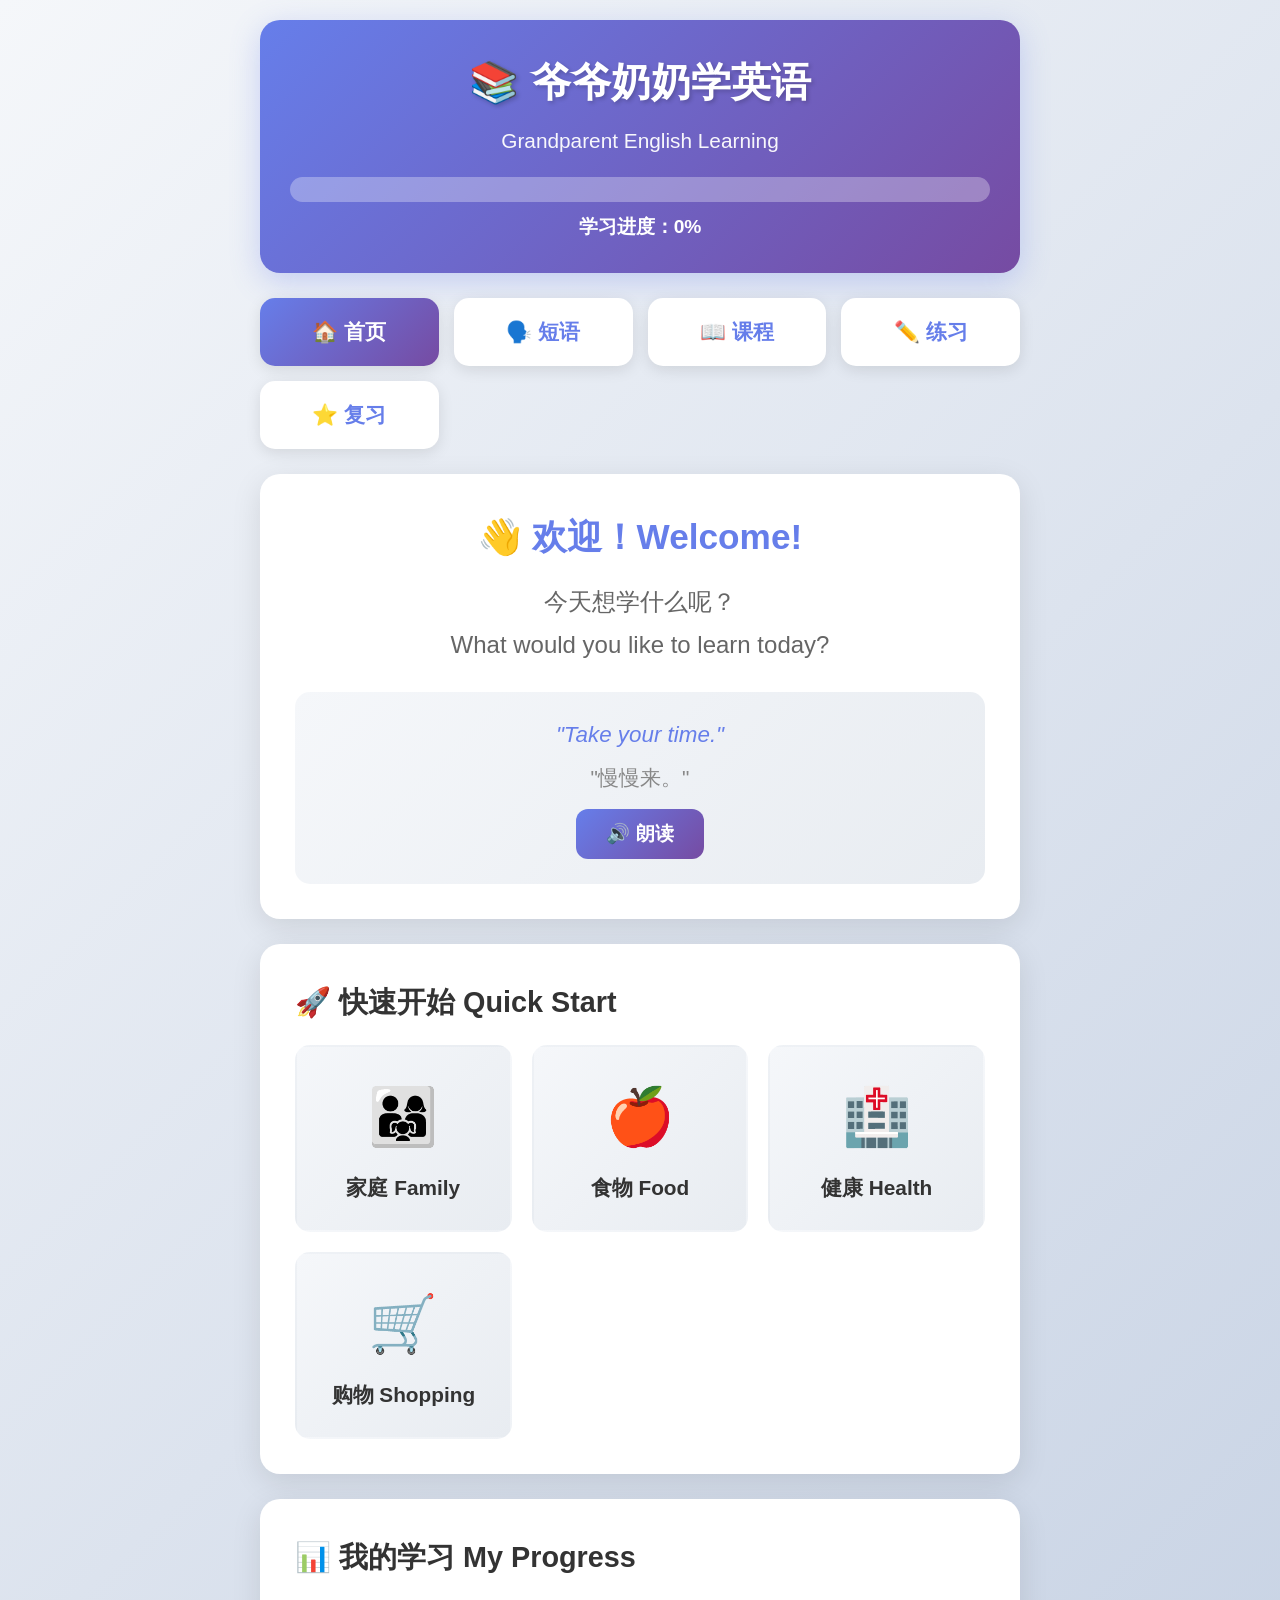
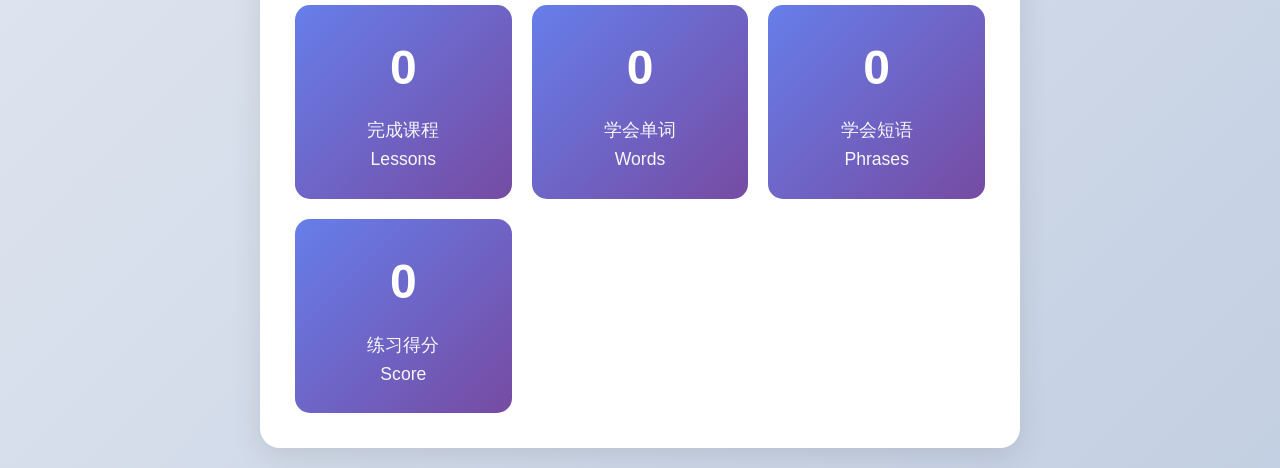
<file: index.html>
<!DOCTYPE html>
<html lang="zh-CN">
<head>
    <meta charset="UTF-8">
    <meta name="viewport" content="width=device-width, initial-scale=1.0">
    <title>爷爷奶奶学英语 - Grandparent English Learning</title>
    <link rel="stylesheet" href="styles.css">
</head>
<body>
    <div class="app-container">
        <!-- Header -->
        <header class="header">
            <h1>📚 爷爷奶奶学英语</h1>
            <p class="subtitle">Grandparent English Learning</p>
            <div class="progress-bar">
                <div class="progress-fill" id="progressFill"></div>
            </div>
            <p class="progress-text">学习进度：<span id="progressText">0%</span></p>
        </header>

        <!-- Navigation -->
        <nav class="nav">
            <button class="nav-btn active" onclick="showSection('home')">🏠 首页</button>
            <button class="nav-btn" onclick="showSection('phrases')">🗣️ 短语</button>
            <button class="nav-btn" onclick="showSection('lessons')">📖 课程</button>
            <button class="nav-btn" onclick="showSection('practice')">✏️ 练习</button>
            <button class="nav-btn" onclick="showSection('review')">⭐ 复习</button>
        </nav>

        <!-- Home Section -->
        <section id="home" class="section active">
            <div class="welcome-card">
                <h2>👋 欢迎！Welcome!</h2>
                <p class="welcome-text">今天想学什么呢？<br>What would you like to learn today?</p>
                <div class="daily-quote">
                    <p class="quote-text" id="dailyQuote">"Every day is a new beginning."</p>
                    <p class="quote-chinese">"每一天都是新的开始"</p>
                    <button class="speak-btn" onclick="speakQuote()">🔊 朗读</button>
                </div>
            </div>

            <div class="quick-start">
                <h3>🚀 快速开始 Quick Start</h3>
                <div class="quick-cards">
                    <div class="quick-card" onclick="startLesson(0)">
                        <span class="quick-emoji">👨‍👩‍👧</span>
                        <span class="quick-title">家庭 Family</span>
                    </div>
                    <div class="quick-card" onclick="startLesson(1)">
                        <span class="quick-emoji">🍎</span>
                        <span class="quick-title">食物 Food</span>
                    </div>
                    <div class="quick-card" onclick="startLesson(2)">
                        <span class="quick-emoji">🏥</span>
                        <span class="quick-title">健康 Health</span>
                    </div>
                    <div class="quick-card" onclick="startLesson(3)">
                        <span class="quick-emoji">🛒</span>
                        <span class="quick-title">购物 Shopping</span>
                    </div>
                </div>
            </div>

            <div class="stats-card">
                <h3>📊 我的学习 My Progress</h3>
                <div class="stats-grid">
                    <div class="stat-item">
                        <span class="stat-number" id="lessonsCompleted">0</span>
                        <span class="stat-label">完成课程<br>Lessons</span>
                    </div>
                    <div class="stat-item">
                        <span class="stat-number" id="wordsLearned">0</span>
                        <span class="stat-label">学会单词<br>Words</span>
                    </div>
                    <div class="stat-item">
                        <span class="stat-number" id="phrasesLearned">0</span>
                        <span class="stat-label">学会短语<br>Phrases</span>
                    </div>
                    <div class="stat-item">
                        <span class="stat-number" id="practiceScore">0</span>
                        <span class="stat-label">练习得分<br>Score</span>
                    </div>
                </div>
            </div>
        </section>

        <!-- Phrases Section -->
        <section id="phrases" class="section">
            <h2>🗣️ 100 常用短语 100 Common Phrases</h2>
            <div class="phrases-intro">
                <p>每天学习 10 分钟，轻松掌握 100 个常用英语短语<br>Learn 10 minutes a day, master 100 common English phrases</p>
            </div>
            
            <!-- Category Filter -->
            <div class="category-filter">
                <button class="filter-btn active" onclick="filterPhrases('all')">全部 All</button>
                <button class="filter-btn" onclick="filterPhrases('问候')">问候</button>
                <button class="filter-btn" onclick="filterPhrases('自我介绍')">自我介绍</button>
                <button class="filter-btn" onclick="filterPhrases('日常生活')">日常生活</button>
                <button class="filter-btn" onclick="filterPhrases('购物')">购物</button>
                <button class="filter-btn" onclick="filterPhrases('健康')">健康</button>
                <button class="filter-btn" onclick="filterPhrases('问路')">问路</button>
                <button class="filter-btn" onclick="filterPhrases('紧急')">紧急</button>
                <button class="filter-btn" onclick="filterPhrases('礼貌用语')">礼貌用语</button>
            </div>
            
            <!-- Audio Learning Mode -->
            <div class="audio-mode-card">
                <h3>🎧 跟读学习模式 Listen & Repeat Mode</h3>
                <p class="audio-mode-desc">
                    每个短语学习 10 分钟：<br>
                    中文 → 英文 → 英文 → 重复 10 分钟<br>
                    Each phrase for 10 minutes:<br>
                    Chinese → English → English → Repeat for 10 minutes
                </p>
                <div class="audio-controls">
                    <div class="phrase-selector">
                        <label>选择短语 Select Phrase:</label>
                        <select id="phraseSelect" onchange="updatePhraseDisplay()">
                            <!-- Populated by JavaScript -->
                        </select>
                    </div>
                    <div class="timer-display">
                        <span class="timer" id="timerDisplay">10:00</span>
                    </div>
                    <div class="audio-buttons">
                        <button class="audio-btn start" onclick="startAudioLearning()">▶️ 开始学习 Start</button>
                        <button class="audio-btn pause" onclick="pauseAudioLearning()">⏸️ 暂停 Pause</button>
                        <button class="audio-btn stop" onclick="stopAudioLearning()">⏹️ 停止 Stop</button>
                    </div>
                    <div class="current-phrase-display" id="currentPhraseDisplay">
                        <p class="current-chinese" id="currentChinese">选择短语开始学习</p>
                        <p class="current-english" id="currentEnglish">Select a phrase to start</p>
                    </div>
                </div>
            </div>
            
            <!-- Phrases List -->
            <div class="phrases-grid" id="phrasesGrid">
                <!-- Phrases will be populated by JavaScript -->
            </div>
        </section>

        <!-- Lessons Section -->
        <section id="lessons" class="section">
            <h2>📖 课程 Lessons</h2>
            <div class="lessons-list" id="lessonsList">
                <!-- Lessons will be populated by JavaScript -->
            </div>
        </section>

        <!-- Lesson Content Section -->
        <section id="lessonContent" class="section">
            <button class="back-btn" onclick="showSection('lessons')">← 返回 Back</button>
            <h2 id="lessonTitle">Lesson Title</h2>
            <div class="words-grid" id="wordsGrid">
                <!-- Words will be populated by JavaScript -->
            </div>
            <div class="lesson-nav">
                <button class="nav-lesson-btn" onclick="previousLesson()">← 上一课</button>
                <button class="nav-lesson-btn" onclick="nextLesson()">下一课 →</button>
            </div>
        </section>

        <!-- Practice Section -->
        <section id="practice" class="section">
            <h2>✏️ 练习 Practice</h2>
            <div class="practice-card">
                <div class="practice-question">
                    <p class="question-label">这个单词是什么意思？<br>What does this word mean?</p>
                    <div class="question-word">
                        <span class="word-emoji" id="practiceEmoji">👨</span>
                        <span class="word-english" id="practiceWord">Father</span>
                    </div>
                    <button class="speak-btn large" onclick="speakPracticeWord()">🔊 听发音</button>
                </div>
                <div class="answers-grid" id="answersGrid">
                    <!-- Answer choices will be populated by JavaScript -->
                </div>
                <div class="feedback" id="feedback"></div>
                <button class="next-btn" id="nextPracticeBtn" onclick="nextPracticeQuestion()" style="display:none;">下一题 Next →</button>
            </div>
            <div class="practice-progress">
                <p>得分 Score: <span id="practiceScoreDisplay">0</span> / <span id="practiceTotal">10</span></p>
            </div>
        </section>

        <!-- Review Section -->
        <section id="review" class="section">
            <h2>⭐ 复习 Review</h2>
            <div class="review-intro">
                <p>复习你学过的单词<br>Review the words you've learned</p>
            </div>
            <div class="review-grid" id="reviewGrid">
                <!-- Reviewed words will be populated by JavaScript -->
            </div>
            <button class="reset-btn" onclick="resetProgress()">🔄 重置进度 Reset Progress</button>
        </section>
    </div>

    <!-- Audio elements for pronunciation -->
    <div id="audioContainer"></div>

    <script src="app.js"></script>
</body>
</html>
</file>
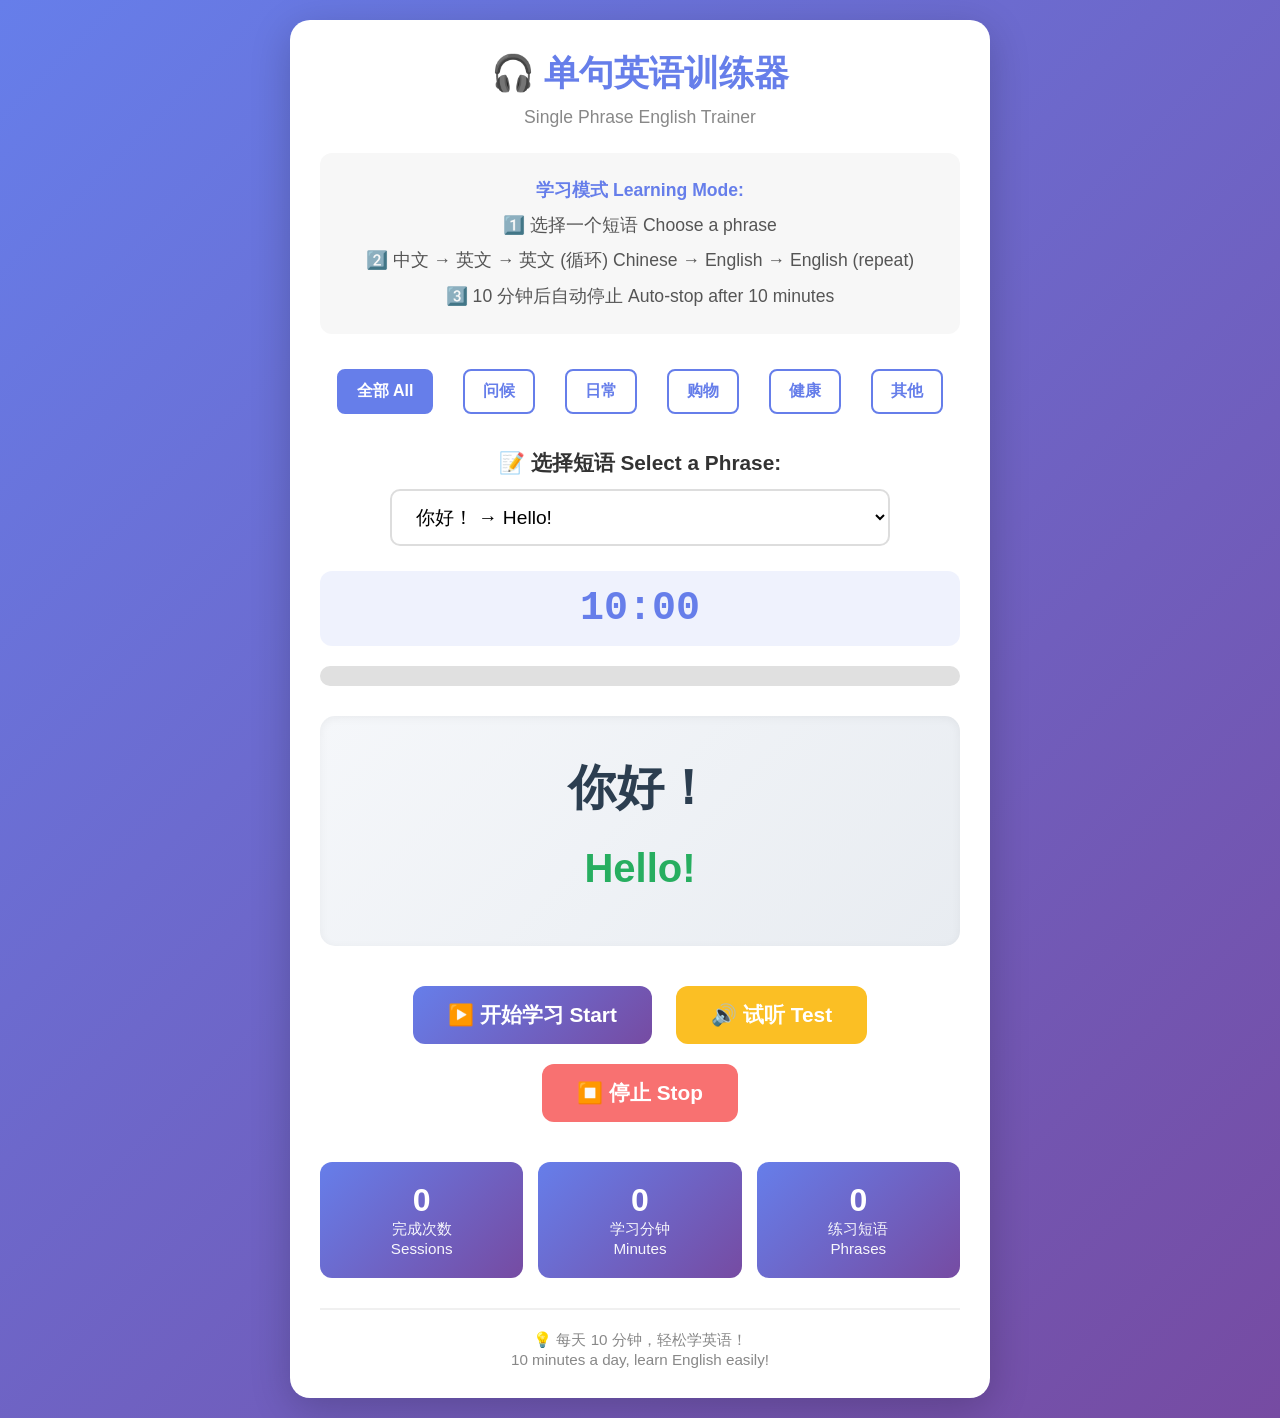
<file: simple-trainer.html>
<!DOCTYPE html>
<html lang="zh-CN">
<head>
    <meta charset="UTF-8">
    <meta name="viewport" content="width=device-width, initial-scale=1.0">
    <title>单句英语训练器 - 10 分钟循环 | Single Phrase English Trainer</title>
    <style>
        * {
            margin: 0;
            padding: 0;
            box-sizing: border-box;
        }

        body {
            font-family: "Microsoft YaHei", "PingFang SC", Arial, sans-serif;
            background: linear-gradient(135deg, #667eea 0%, #764ba2 100%);
            min-height: 100vh;
            padding: 20px;
        }

        .container {
            max-width: 700px;
            margin: 0 auto;
            background: white;
            border-radius: 20px;
            padding: 30px;
            box-shadow: 0 10px 40px rgba(0, 0, 0, 0.2);
        }

        h1 {
            text-align: center;
            color: #667eea;
            font-size: 2.2rem;
            margin-bottom: 10px;
        }

        .subtitle {
            text-align: center;
            color: #888;
            font-size: 1.1rem;
            margin-bottom: 25px;
        }

        .instructions {
            background: #f7f7f7;
            padding: 20px;
            border-radius: 12px;
            margin-bottom: 25px;
            text-align: center;
            line-height: 2;
            color: #555;
            font-size: 1.1rem;
        }

        .instructions strong {
            color: #667eea;
        }

        .phrase-select {
            text-align: center;
            margin: 25px 0;
        }

        .phrase-select label {
            font-size: 1.3rem;
            color: #333;
            display: block;
            margin-bottom: 12px;
            font-weight: 600;
        }

        .phrase-select select {
            font-size: 1.2rem;
            padding: 15px 20px;
            border-radius: 10px;
            border: 2px solid #ddd;
            width: 100%;
            max-width: 500px;
            font-family: inherit;
            cursor: pointer;
            background: white;
        }

        .phrase-select select:focus {
            outline: none;
            border-color: #667eea;
        }

        .display {
            background: linear-gradient(135deg, #f5f7fa, #e8ecf1);
            border-radius: 15px;
            padding: 40px 30px;
            margin: 30px 0;
            text-align: center;
            box-shadow: inset 0 2px 10px rgba(0, 0, 0, 0.05);
        }

        .chinese {
            font-size: 3rem;
            color: #2c3e50;
            font-weight: bold;
            margin-bottom: 20px;
            min-height: 70px;
        }

        .english {
            font-size: 2.5rem;
            color: #27ae60;
            font-weight: bold;
            min-height: 60px;
        }

        .timer {
            text-align: center;
            font-size: 2.5rem;
            font-weight: 700;
            color: #667eea;
            background: rgba(102, 126, 234, 0.1);
            padding: 15px 30px;
            border-radius: 12px;
            margin: 20px 0;
            font-family: 'Courier New', monospace;
        }

        .controls {
            text-align: center;
            margin: 30px 0;
        }

        button {
            font-size: 1.3rem;
            padding: 15px 35px;
            margin: 10px;
            cursor: pointer;
            border: none;
            border-radius: 12px;
            font-weight: 600;
            transition: all 0.3s;
        }

        .btn-start {
            background: linear-gradient(135deg, #667eea, #764ba2);
            color: white;
        }

        .btn-start:hover {
            transform: translateY(-3px);
            box-shadow: 0 6px 20px rgba(102, 126, 234, 0.4);
        }

        .btn-stop {
            background: #f87171;
            color: white;
        }

        .btn-stop:hover {
            background: #ef4444;
            transform: translateY(-3px);
            box-shadow: 0 6px 20px rgba(248, 113, 113, 0.4);
        }

        .btn-test {
            background: #fbbf24;
            color: white;
        }

        .btn-test:hover {
            background: #f59e0b;
        }

        .progress-bar {
            width: 100%;
            height: 20px;
            background: #e0e0e0;
            border-radius: 10px;
            overflow: hidden;
            margin: 20px 0;
        }

        .progress-fill {
            height: 100%;
            background: linear-gradient(90deg, #667eea, #764ba2);
            width: 0%;
            transition: width 0.5s ease;
            border-radius: 10px;
        }

        .stats {
            display: grid;
            grid-template-columns: repeat(auto-fit, minmax(150px, 1fr));
            gap: 15px;
            margin-top: 25px;
        }

        .stat-card {
            background: linear-gradient(135deg, #667eea, #764ba2);
            color: white;
            padding: 20px;
            border-radius: 12px;
            text-align: center;
        }

        .stat-number {
            font-size: 2rem;
            font-weight: 700;
            display: block;
        }

        .stat-label {
            font-size: 0.95rem;
            opacity: 0.95;
        }

        .category-filter {
            display: flex;
            flex-wrap: wrap;
            gap: 10px;
            justify-content: center;
            margin: 20px 0;
        }

        .filter-btn {
            padding: 10px 18px;
            border: 2px solid #667eea;
            background: white;
            color: #667eea;
            font-size: 1rem;
            border-radius: 8px;
            cursor: pointer;
            transition: all 0.3s;
        }

        .filter-btn:hover,
        .filter-btn.active {
            background: #667eea;
            color: white;
        }

        .footer {
            text-align: center;
            margin-top: 30px;
            padding-top: 20px;
            border-top: 2px solid #f0f0f0;
            color: #888;
            font-size: 0.95rem;
        }

        /* Responsive */
        @media (max-width: 600px) {
            h1 {
                font-size: 1.8rem;
            }

            .chinese {
                font-size: 2.2rem;
            }

            .english {
                font-size: 1.8rem;
            }

            .timer {
                font-size: 2rem;
            }

            button {
                font-size: 1.1rem;
                padding: 12px 25px;
            }
        }
    </style>
</head>
<body>
    <div class="container">
        <h1>🎧 单句英语训练器</h1>
        <p class="subtitle">Single Phrase English Trainer</p>

        <div class="instructions">
            <strong>学习模式 Learning Mode:</strong><br>
            1️⃣ 选择一个短语 Choose a phrase<br>
            2️⃣ 中文 → 英文 → 英文 (循环) Chinese → English → English (repeat)<br>
            3️⃣ 10 分钟后自动停止 Auto-stop after 10 minutes
        </div>

        <!-- Category Filter -->
        <div class="category-filter" id="categoryFilter">
            <button class="filter-btn active" onclick="filterPhrases('all')">全部 All</button>
            <button class="filter-btn" onclick="filterPhrases('问候')">问候</button>
            <button class="filter-btn" onclick="filterPhrases('日常')">日常</button>
            <button class="filter-btn" onclick="filterPhrases('购物')">购物</button>
            <button class="filter-btn" onclick="filterPhrases('健康')">健康</button>
            <button class="filter-btn" onclick="filterPhrases('其他')">其他</button>
        </div>

        <!-- Phrase Selector -->
        <div class="phrase-select">
            <label for="phrasePicker">📝 选择短语 Select a Phrase:</label>
            <select id="phrasePicker" onchange="updateDisplay()">
                <!-- Populated by JavaScript -->
            </select>
        </div>

        <!-- Timer -->
        <div class="timer" id="timerDisplay">10:00</div>

        <!-- Progress Bar -->
        <div class="progress-bar">
            <div class="progress-fill" id="progressFill"></div>
        </div>

        <!-- Display Area -->
        <div class="display">
            <div class="chinese" id="chineseDisplay">-</div>
            <div class="english" id="englishDisplay">-</div>
        </div>

        <!-- Controls -->
        <div class="controls">
            <button class="btn-start" onclick="start()">▶️ 开始学习 Start</button>
            <button class="btn-test" onclick="testPhrase()">🔊 试听 Test</button>
            <button class="btn-stop" onclick="stop()">⏹️ 停止 Stop</button>
        </div>

        <!-- Stats -->
        <div class="stats">
            <div class="stat-card">
                <span class="stat-number" id="sessionsCompleted">0</span>
                <span class="stat-label">完成次数<br>Sessions</span>
            </div>
            <div class="stat-card">
                <span class="stat-number" id="totalMinutes">0</span>
                <span class="stat-label">学习分钟<br>Minutes</span>
            </div>
            <div class="stat-card">
                <span class="stat-number" id="phrasesPracticed">0</span>
                <span class="stat-label">练习短语<br>Phrases</span>
            </div>
        </div>

        <div class="footer">
            💡 每天 10 分钟，轻松学英语！<br>
            10 minutes a day, learn English easily!
        </div>
    </div>

    <script>
        // 100 Common English Phrases with Categories
        const phrases = [
            // 问候 (1-15)
            { cn: "你好！", en: "Hello!", category: "问候" },
            { cn: "早上好。", en: "Good morning.", category: "问候" },
            { cn: "下午好。", en: "Good afternoon.", category: "问候" },
            { cn: "晚上好。", en: "Good evening.", category: "问候" },
            { cn: "晚安。", en: "Good night.", category: "问候" },
            { cn: "你好吗？", en: "How are you?", category: "问候" },
            { cn: "我很好，谢谢。", en: "I'm fine, thank you.", category: "问候" },
            { cn: "你呢？", en: "And you?", category: "问候" },
            { cn: "很高兴认识你。", en: "Nice to meet you.", category: "问候" },
            { cn: "你叫什么名字？", en: "What's your name?", category: "问候" },
            { cn: "我叫……", en: "My name is...", category: "问候" },
            { cn: "再见！", en: "Goodbye!", category: "问候" },
            { cn: "回头见。", en: "See you later.", category: "问候" },
            { cn: "明天见。", en: "See you tomorrow.", category: "问候" },
            { cn: "祝你今天愉快。", en: "Have a nice day.", category: "问候" },
            
            // 日常 (16-40)
            { cn: "谢谢。", en: "Thank you.", category: "日常" },
            { cn: "非常感谢。", en: "Thank you very much.", category: "日常" },
            { cn: "不客气。", en: "You're welcome.", category: "日常" },
            { cn: "对不起。", en: "Sorry.", category: "日常" },
            { cn: "没关系。", en: "It's okay.", category: "日常" },
            { cn: "打扰一下。", en: "Excuse me.", category: "日常" },
            { cn: "请。", en: "Please.", category: "日常" },
            { cn: "你能帮我吗？", en: "Can you help me?", category: "日常" },
            { cn: "当然。", en: "Sure.", category: "日常" },
            { cn: "我不明白。", en: "I don't understand.", category: "日常" },
            { cn: "你能再说一遍吗？", en: "Can you say that again?", category: "日常" },
            { cn: "请慢一点。", en: "Please speak slower.", category: "日常" },
            { cn: "这个用英语怎么说？", en: "What's this in English?", category: "日常" },
            { cn: "我饿了。", en: "I'm hungry.", category: "日常" },
            { cn: "我渴了。", en: "I'm thirsty.", category: "日常" },
            { cn: "我累了。", en: "I'm tired.", category: "日常" },
            { cn: "我开心。", en: "I'm happy.", category: "日常" },
            { cn: "我难过。", en: "I'm sad.", category: "日常" },
            { cn: "小心！", en: "Be careful!", category: "日常" },
            { cn: "加油！", en: "Come on!", category: "日常" },
            { cn: "祝你好运！", en: "Good luck!", category: "日常" },
            { cn: "做得好！", en: "Well done!", category: "日常" },
            { cn: "等一下。", en: "Wait a moment.", category: "日常" },
            { cn: "我们走吧。", en: "Let's go.", category: "日常" },
            { cn: "没问题。", en: "No problem.", category: "日常" },
            
            // 购物 (41-55)
            { cn: "多少钱？", en: "How much is it?", category: "购物" },
            { cn: "太贵了。", en: "It's too expensive.", category: "购物" },
            { cn: "我要买这个。", en: "I'll take this.", category: "购物" },
            { cn: "你想要点什么？", en: "What would you like?", category: "购物" },
            { cn: "我想要水。", en: "I'd like some water.", category: "购物" },
            { cn: "给你。", en: "Here you are.", category: "购物" },
            { cn: "有折扣吗？", en: "Is there a discount?", category: "购物" },
            { cn: "可以刷卡吗？", en: "Can I pay by card?", category: "购物" },
            { cn: "我用现金。", en: "I pay with cash.", category: "购物" },
            { cn: "有别的颜色吗？", en: "Do you have other colors?", category: "购物" },
            { cn: "有别的尺寸吗？", en: "Do you have other sizes?", category: "购物" },
            { cn: "我试试。", en: "Let me try it.", category: "购物" },
            { cn: "这个适合我。", en: "This fits me.", category: "购物" },
            { cn: "太贵了，便宜点。", en: "Too expensive, cheaper please.", category: "购物" },
            { cn: "我下次再来。", en: "I'll come back next time.", category: "购物" },
            
            // 健康 (56-70)
            { cn: "我不舒服。", en: "I don't feel well.", category: "健康" },
            { cn: "我头痛。", en: "I have a headache.", category: "健康" },
            { cn: "我发烧。", en: "I have a fever.", category: "健康" },
            { cn: "我需要医生。", en: "I need a doctor.", category: "健康" },
            { cn: "医院在哪里？", en: "Where is the hospital?", category: "健康" },
            { cn: "药店在哪里？", en: "Where is the pharmacy?", category: "健康" },
            { cn: "救命！", en: "Help!", category: "健康" },
            { cn: "叫救护车！", en: "Call an ambulance!", category: "健康" },
            { cn: "我过敏。", en: "I have an allergy.", category: "健康" },
            { cn: "我有高血压。", en: "I have high blood pressure.", category: "健康" },
            { cn: "我要吃药。", en: "I need to take medicine.", category: "健康" },
            { cn: "多喝水。", en: "Drink more water.", category: "健康" },
            { cn: "保重。", en: "Take care.", category: "健康" },
            { cn: "早日康复。", en: "Get well soon.", category: "健康" },
            { cn: "我很好。", en: "I'm okay.", category: "健康" },
            
            // 其他 (71-100)
            { cn: "几点了？", en: "What time is it?", category: "其他" },
            { cn: "今天星期几？", en: "What day is it today?", category: "其他" },
            { cn: "今天天气怎么样？", en: "How's the weather today?", category: "其他" },
            { cn: "今天天晴。", en: "It's sunny.", category: "其他" },
            { cn: "今天下雨。", en: "It's rainy.", category: "其他" },
            { cn: "今天多云。", en: "It's cloudy.", category: "其他" },
            { cn: "我冷。", en: "I'm cold.", category: "其他" },
            { cn: "我热。", en: "I'm hot.", category: "其他" },
            { cn: "你来自哪里？", en: "Where are you from?", category: "其他" },
            { cn: "我来自中国。", en: "I'm from China.", category: "其他" },
            { cn: "你住在哪里？", en: "Where do you live?", category: "其他" },
            { cn: "这是我的朋友。", en: "This is my friend.", category: "其他" },
            { cn: "生日快乐！", en: "Happy birthday!", category: "其他" },
            { cn: "新年快乐！", en: "Happy New Year!", category: "其他" },
            { cn: "圣诞快乐！", en: "Merry Christmas!", category: "其他" },
            { cn: "我想念你。", en: "I miss you.", category: "其他" },
            { cn: "我爱你。", en: "I love you.", category: "其他" },
            { cn: "我们是朋友。", en: "We are friends.", category: "其他" },
            { cn: "听起来不错。", en: "That sounds good.", category: "其他" },
            { cn: "我同意。", en: "I agree.", category: "其他" },
            { cn: "也许吧。", en: "Maybe.", category: "其他" },
            { cn: "洗手间在哪里？", en: "Where is the bathroom?", category: "其他" },
            { cn: "这边请。", en: "This way, please.", category: "其他" },
            { cn: "我迷路了。", en: "I'm lost.", category: "其他" },
            { cn: "你能给我你的号码吗？", en: "Can you give me your number?", category: "其他" },
            { cn: "给我打电话。", en: "Call me.", category: "其他" },
            { cn: "恭喜你！", en: "Congratulations!", category: "其他" },
            { cn: "干杯！", en: "Cheers!", category: "其他" },
            { cn: "好吃。", en: "It's delicious.", category: "其他" },
            { cn: "我饱了。", en: "I'm full.", category: "其他" },
            { cn: "现在三点钟。", en: "It's three o'clock.", category: "其他" }
        ];

        // App State
        let running = false;
        let endTime = 0;
        let timerInterval = null;
        const TOTAL_MIN = 10;
        
        // User Stats
        let userStats = {
            sessionsCompleted: 0,
            totalMinutes: 0,
            phrasesPracticed: []
        };

        // Initialize
        const phrasePicker = document.getElementById('phrasePicker');
        const synth = window.speechSynthesis;

        // Load stats
        function loadStats() {
            const saved = localStorage.getItem('englishTrainerStats');
            if (saved) {
                userStats = JSON.parse(saved);
                updateStatsDisplay();
            }
        }

        // Save stats
        function saveStats() {
            localStorage.setItem('englishTrainerStats', JSON.stringify(userStats));
        }

        // Update stats display
        function updateStatsDisplay() {
            document.getElementById('sessionsCompleted').textContent = userStats.sessionsCompleted;
            document.getElementById('totalMinutes').textContent = userStats.totalMinutes;
            document.getElementById('phrasesPracticed').textContent = userStats.phrasesPracticed.length;
        }

        // Populate phrases
        function populatePhrases(filter = 'all') {
            phrasePicker.innerHTML = '';
            
            const filtered = filter === 'all' 
                ? phrases 
                : phrases.filter(p => p.category === filter);
            
            filtered.forEach((phrase, idx) => {
                const option = document.createElement('option');
                option.value = phrases.indexOf(phrase);
                option.textContent = `${phrase.cn} → ${phrase.en}`;
                phrasePicker.appendChild(option);
            });
            
            if (filtered.length > 0) {
                updateDisplay();
            }
        }

        // Filter phrases
        function filterPhrases(category) {
            populatePhrases(category);
            
            // Update active button
            document.querySelectorAll('.filter-btn').forEach(btn => {
                btn.classList.remove('active');
                if (btn.textContent.includes(category) || (category === 'all' && btn.textContent.includes('全部'))) {
                    btn.classList.add('active');
                }
            });
        }

        // Update display
        function updateDisplay() {
            const selectedIdx = parseInt(phrasePicker.value);
            const phrase = phrases[selectedIdx];
            
            if (phrase) {
                document.getElementById('chineseDisplay').textContent = phrase.cn;
                document.getElementById('englishDisplay').textContent = phrase.en;
            }
        }

        // Speak function
        function say(text, lang) {
            return new Promise(resolve => {
                const utter = new SpeechSynthesisUtterance(text);
                utter.lang = lang;
                utter.rate = 0.85;
                utter.onend = resolve;
                synth.speak(utter);
            });
        }

        // Test phrase
        async function testPhrase() {
            stop();
            const selectedIdx = parseInt(phrasePicker.value);
            const phrase = phrases[selectedIdx];
            
            document.getElementById('chineseDisplay').textContent = phrase.cn;
            document.getElementById('englishDisplay').textContent = phrase.en;
            
            await say(phrase.cn, 'zh-CN');
            await say(phrase.en, 'en-US');
            await say(phrase.en, 'en-US');
        }

        // Repeat single phrase loop
        async function repeatSinglePhrase() {
            if (!running || Date.now() > endTime) {
                completeSession();
                return;
            }

            const selectedIdx = parseInt(phrasePicker.value);
            const phrase = phrases[selectedIdx];

            // Display and speak Chinese
            document.getElementById('chineseDisplay').textContent = phrase.cn;
            document.getElementById('englishDisplay').textContent = '';
            await say(phrase.cn, 'zh-CN');

            // Display and speak English twice
            document.getElementById('englishDisplay').textContent = phrase.en;
            await say(phrase.en, 'en-US');
            await say(phrase.en, 'en-US');

            // Continue loop
            if (running) repeatSinglePhrase();
        }

        // Start session
        function start() {
            if (running) return;

            running = true;
            endTime = Date.now() + TOTAL_MIN * 60 * 1000;
            
            // Start timer
            updateTimerDisplay();
            timerInterval = setInterval(updateTimerDisplay, 1000);
            
            // Start loop
            repeatSinglePhrase();
        }

        // Stop session
        function stop() {
            if (!running) return;
            
            running = false;
            clearInterval(timerInterval);
            synth.cancel();
        }

        // Complete session
        function completeSession() {
            stop();
            userStats.sessionsCompleted++;
            userStats.totalMinutes += TOTAL_MIN;
            
            const selectedIdx = parseInt(phrasePicker.value);
            if (!userStats.phrasesPracticed.includes(selectedIdx)) {
                userStats.phrasesPracticed.push(selectedIdx);
            }
            
            saveStats();
            updateStatsDisplay();
            
            alert(`🎉 10 分钟练习完成！\n\n10-minute session complete!\n\n继续保持！Keep it up!`);
        }

        // Update timer
        function updateTimerDisplay() {
            const timeLeft = Math.max(0, endTime - Date.now());
            const minutes = Math.floor(timeLeft / 60000);
            const seconds = Math.floor((timeLeft % 60000) / 1000);
            
            const display = `${minutes.toString().padStart(2, '0')}:${seconds.toString().padStart(2, '0')}`;
            document.getElementById('timerDisplay').textContent = display;
            
            // Update progress bar
            const totalMs = TOTAL_MIN * 60 * 1000;
            const progress = ((totalMs - timeLeft) / totalMs) * 100;
            document.getElementById('progressFill').style.width = `${progress}%`;
        }

        // Initialize on load
        window.addEventListener('DOMContentLoaded', () => {
            populatePhrases();
            loadStats();
        });

        // Stop speaking when page closes
        window.addEventListener('beforeunload', () => {
            synth.cancel();
        });
    </script>
</body>
</html>
</file>
<file: styles.css>
/* Reset and Base Styles */
* {
    margin: 0;
    padding: 0;
    box-sizing: border-box;
}

body {
    font-family: -apple-system, BlinkMacSystemFont, 'Segoe UI', 'Microsoft YaHei', '微软雅黑', sans-serif;
    background: linear-gradient(135deg, #f5f7fa 0%, #c3cfe2 100%);
    min-height: 100vh;
    color: #333;
    font-size: 18px;
    line-height: 1.6;
}

/* App Container */
.app-container {
    max-width: 800px;
    margin: 0 auto;
    padding: 20px;
}

/* Header */
.header {
    background: linear-gradient(135deg, #667eea 0%, #764ba2 100%);
    color: white;
    padding: 30px;
    border-radius: 20px;
    margin-bottom: 25px;
    text-align: center;
    box-shadow: 0 8px 30px rgba(102, 126, 234, 0.3);
}

.header h1 {
    font-size: 2.5rem;
    margin-bottom: 10px;
    text-shadow: 2px 2px 4px rgba(0, 0, 0, 0.2);
}

.subtitle {
    font-size: 1.3rem;
    opacity: 0.95;
    margin-bottom: 20px;
}

/* Progress Bar */
.progress-bar {
    width: 100%;
    height: 25px;
    background: rgba(255, 255, 255, 0.3);
    border-radius: 15px;
    overflow: hidden;
    margin-bottom: 10px;
}

.progress-fill {
    height: 100%;
    background: linear-gradient(90deg, #f093fb, #f5576c);
    width: 0%;
    transition: width 0.5s ease;
    border-radius: 15px;
}

.progress-text {
    font-size: 1.2rem;
    font-weight: 600;
}

/* Navigation */
.nav {
    display: grid;
    grid-template-columns: repeat(auto-fit, minmax(150px, 1fr));
    gap: 15px;
    margin-bottom: 25px;
}

.nav-btn {
    padding: 20px 25px;
    border: none;
    background: white;
    color: #667eea;
    font-size: 1.3rem;
    font-weight: 600;
    border-radius: 15px;
    cursor: pointer;
    transition: all 0.3s;
    box-shadow: 0 4px 15px rgba(0, 0, 0, 0.1);
}

.nav-btn:hover {
    transform: translateY(-3px);
    box-shadow: 0 6px 20px rgba(102, 126, 234, 0.3);
}

.nav-btn.active {
    background: linear-gradient(135deg, #667eea, #764ba2);
    color: white;
}

/* Sections */
.section {
    display: none;
    animation: fadeIn 0.4s ease;
}

.section.active {
    display: block;
}

@keyframes fadeIn {
    from {
        opacity: 0;
        transform: translateY(10px);
    }
    to {
        opacity: 1;
        transform: translateY(0);
    }
}

/* Welcome Card */
.welcome-card {
    background: white;
    padding: 35px;
    border-radius: 20px;
    margin-bottom: 25px;
    box-shadow: 0 8px 30px rgba(0, 0, 0, 0.1);
    text-align: center;
}

.welcome-card h2 {
    font-size: 2.2rem;
    color: #667eea;
    margin-bottom: 15px;
}

.welcome-text {
    font-size: 1.5rem;
    color: #666;
    margin-bottom: 25px;
    line-height: 1.8;
}

/* Daily Quote */
.daily-quote {
    background: linear-gradient(135deg, #f5f7fa, #e8ecf1);
    padding: 25px;
    border-radius: 15px;
    margin-top: 20px;
}

.quote-text {
    font-size: 1.4rem;
    font-style: italic;
    color: #667eea;
    margin-bottom: 8px;
}

.quote-chinese {
    font-size: 1.3rem;
    color: #888;
    margin-bottom: 15px;
}

.speak-btn {
    padding: 12px 30px;
    border: none;
    background: linear-gradient(135deg, #667eea, #764ba2);
    color: white;
    font-size: 1.2rem;
    font-weight: 600;
    border-radius: 12px;
    cursor: pointer;
    transition: all 0.3s;
}

.speak-btn:hover {
    transform: scale(1.05);
    box-shadow: 0 4px 15px rgba(102, 126, 234, 0.4);
}

.speak-btn.large {
    padding: 18px 40px;
    font-size: 1.4rem;
    margin: 20px 0;
}

/* Quick Start */
.quick-start {
    background: white;
    padding: 35px;
    border-radius: 20px;
    margin-bottom: 25px;
    box-shadow: 0 8px 30px rgba(0, 0, 0, 0.1);
}

.quick-start h3 {
    font-size: 1.8rem;
    color: #333;
    margin-bottom: 20px;
}

.quick-cards {
    display: grid;
    grid-template-columns: repeat(auto-fit, minmax(160px, 1fr));
    gap: 20px;
}

.quick-card {
    background: linear-gradient(135deg, #f5f7fa, #e8ecf1);
    padding: 25px;
    border-radius: 15px;
    text-align: center;
    cursor: pointer;
    transition: all 0.3s;
    border: 2px solid transparent;
}

.quick-card:hover {
    transform: translateY(-5px);
    box-shadow: 0 8px 25px rgba(0, 0, 0, 0.15);
    border-color: #667eea;
}

.quick-emoji {
    font-size: 3.5rem;
    display: block;
    margin-bottom: 10px;
}

.quick-title {
    font-size: 1.3rem;
    font-weight: 600;
    color: #333;
}

/* Stats Card */
.stats-card {
    background: white;
    padding: 35px;
    border-radius: 20px;
    box-shadow: 0 8px 30px rgba(0, 0, 0, 0.1);
}

.stats-card h3 {
    font-size: 1.8rem;
    color: #333;
    margin-bottom: 25px;
}

.stats-grid {
    display: grid;
    grid-template-columns: repeat(auto-fit, minmax(180px, 1fr));
    gap: 20px;
}

.stat-item {
    background: linear-gradient(135deg, #667eea, #764ba2);
    color: white;
    padding: 25px;
    border-radius: 15px;
    text-align: center;
}

.stat-number {
    font-size: 3rem;
    font-weight: 700;
    display: block;
    margin-bottom: 10px;
}

.stat-label {
    font-size: 1.1rem;
    opacity: 0.95;
    line-height: 1.5;
}

/* Phrases Section */
.phrases-intro {
    background: white;
    padding: 30px;
    border-radius: 20px;
    text-align: center;
    margin-bottom: 25px;
    box-shadow: 0 8px 30px rgba(0, 0, 0, 0.1);
}

.phrases-intro p {
    font-size: 1.5rem;
    color: #666;
    line-height: 1.8;
}

.category-filter {
    display: flex;
    flex-wrap: wrap;
    gap: 10px;
    margin-bottom: 25px;
    justify-content: center;
}

.filter-btn {
    padding: 12px 20px;
    border: 2px solid #667eea;
    background: white;
    color: #667eea;
    font-size: 1.1rem;
    font-weight: 600;
    border-radius: 10px;
    cursor: pointer;
    transition: all 0.3s;
}

.filter-btn:hover {
    background: #f5f7fa;
}

.filter-btn.active {
    background: #667eea;
    color: white;
}

.audio-mode-card {
    background: linear-gradient(135deg, #667eea, #764ba2);
    color: white;
    padding: 35px;
    border-radius: 20px;
    margin-bottom: 25px;
    box-shadow: 0 8px 30px rgba(102, 126, 234, 0.3);
}

.audio-mode-card h3 {
    font-size: 2rem;
    margin-bottom: 15px;
    text-align: center;
}

.audio-mode-desc {
    font-size: 1.3rem;
    text-align: center;
    margin-bottom: 25px;
    line-height: 1.8;
    opacity: 0.95;
}

.audio-controls {
    background: rgba(255, 255, 255, 0.1);
    padding: 25px;
    border-radius: 15px;
}

.phrase-selector {
    margin-bottom: 20px;
    text-align: center;
}

.phrase-selector label {
    font-size: 1.3rem;
    display: block;
    margin-bottom: 10px;
}

.phrase-selector select {
    padding: 15px 25px;
    font-size: 1.3rem;
    border: none;
    border-radius: 12px;
    background: white;
    color: #333;
    cursor: pointer;
    min-width: 300px;
    font-weight: 600;
}

.timer-display {
    text-align: center;
    margin-bottom: 20px;
}

.timer {
    font-size: 3.5rem;
    font-weight: 700;
    background: rgba(255, 255, 255, 0.2);
    padding: 20px 40px;
    border-radius: 15px;
    display: inline-block;
    font-family: 'Courier New', monospace;
}

.audio-buttons {
    display: flex;
    gap: 15px;
    justify-content: center;
    flex-wrap: wrap;
    margin-bottom: 25px;
}

.audio-btn {
    padding: 18px 40px;
    border: none;
    font-size: 1.4rem;
    font-weight: 600;
    border-radius: 15px;
    cursor: pointer;
    transition: all 0.3s;
}

.audio-btn.start {
    background: #4ade80;
    color: white;
}

.audio-btn.start:hover {
    background: #22c55e;
    transform: translateY(-3px);
}

.audio-btn.pause {
    background: #fbbf24;
    color: white;
}

.audio-btn.pause:hover {
    background: #f59e0b;
    transform: translateY(-3px);
}

.audio-btn.stop {
    background: #f87171;
    color: white;
}

.audio-btn.stop:hover {
    background: #ef4444;
    transform: translateY(-3px);
}

.current-phrase-display {
    background: rgba(255, 255, 255, 0.95);
    color: #333;
    padding: 30px;
    border-radius: 15px;
    text-align: center;
}

.current-chinese {
    font-size: 2.5rem;
    font-weight: 700;
    color: #667eea;
    margin-bottom: 15px;
}

.current-english {
    font-size: 2rem;
    color: #666;
}

.phrases-grid {
    display: grid;
    grid-template-columns: repeat(auto-fill, minmax(280px, 1fr));
    gap: 20px;
}

.phrase-card {
    background: white;
    padding: 25px;
    border-radius: 15px;
    box-shadow: 0 4px 20px rgba(0, 0, 0, 0.1);
    cursor: pointer;
    transition: all 0.3s;
    border: 3px solid transparent;
}

.phrase-card:hover {
    transform: translateY(-5px);
    box-shadow: 0 8px 25px rgba(0, 0, 0, 0.15);
    border-color: #667eea;
}

.phrase-card.learned {
    border-color: #4ade80;
    background: linear-gradient(135deg, #f0fff4, #ecfdf5);
}

.phrase-category {
    font-size: 0.9rem;
    color: #888;
    margin-bottom: 10px;
}

.phrase-chinese {
    font-size: 1.8rem;
    font-weight: 700;
    color: #667eea;
    display: block;
    margin-bottom: 8px;
}

.phrase-english {
    font-size: 1.5rem;
    color: #666;
    display: block;
}

.phrase-speak-btn {
    margin-top: 15px;
    padding: 12px 25px;
    border: none;
    background: linear-gradient(135deg, #667eea, #764ba2);
    color: white;
    font-size: 1.1rem;
    font-weight: 600;
    border-radius: 10px;
    cursor: pointer;
    transition: all 0.3s;
}

.phrase-speak-btn:hover {
    transform: scale(1.05);
    box-shadow: 0 4px 15px rgba(102, 126, 234, 0.4);
}

/* Lessons List */
.lessons-list {
    display: grid;
    gap: 20px;
}

.lesson-item {
    background: white;
    padding: 30px;
    border-radius: 20px;
    box-shadow: 0 8px 30px rgba(0, 0, 0, 0.1);
    cursor: pointer;
    transition: all 0.3s;
    border: 3px solid transparent;
}

.lesson-item:hover {
    transform: translateY(-3px);
    box-shadow: 0 10px 35px rgba(0, 0, 0, 0.15);
    border-color: #667eea;
}

.lesson-item.completed {
    border-color: #4ade80;
    background: linear-gradient(135deg, #f0fff4, #ecfdf5);
}

.lesson-header {
    display: flex;
    align-items: center;
    gap: 20px;
    margin-bottom: 15px;
}

.lesson-emoji {
    font-size: 3.5rem;
}

.lesson-info h3 {
    font-size: 1.8rem;
    color: #333;
    margin-bottom: 5px;
}

.lesson-count {
    font-size: 1.1rem;
    color: #888;
}

.lesson-description {
    font-size: 1.2rem;
    color: #666;
    line-height: 1.6;
}

/* Lesson Content */
.back-btn {
    padding: 15px 30px;
    border: none;
    background: #f0f0f0;
    color: #666;
    font-size: 1.2rem;
    font-weight: 600;
    border-radius: 12px;
    cursor: pointer;
    margin-bottom: 20px;
    transition: all 0.3s;
}

.back-btn:hover {
    background: #e0e0e0;
}

#lessonTitle {
    font-size: 2.2rem;
    color: #667eea;
    margin-bottom: 25px;
    text-align: center;
}

.words-grid {
    display: grid;
    gap: 20px;
    margin-bottom: 30px;
}

.word-card {
    background: white;
    padding: 30px;
    border-radius: 20px;
    box-shadow: 0 8px 30px rgba(0, 0, 0, 0.1);
    display: flex;
    align-items: center;
    gap: 25px;
    transition: all 0.3s;
}

.word-card:hover {
    transform: scale(1.02);
    box-shadow: 0 10px 35px rgba(0, 0, 0, 0.15);
}

.word-card-emoji {
    font-size: 4rem;
    min-width: 80px;
    text-align: center;
}

.word-card-content {
    flex: 1;
}

.word-card-english {
    font-size: 2rem;
    font-weight: 700;
    color: #667eea;
    display: block;
    margin-bottom: 5px;
}

.word-card-chinese {
    font-size: 1.6rem;
    color: #666;
    display: block;
}

.word-card-pronunciation {
    font-size: 1.3rem;
    color: #999;
    font-style: italic;
    margin-top: 5px;
    display: block;
}

.word-speak-btn {
    padding: 15px 25px;
    border: none;
    background: linear-gradient(135deg, #667eea, #764ba2);
    color: white;
    font-size: 1.2rem;
    font-weight: 600;
    border-radius: 12px;
    cursor: pointer;
    transition: all 0.3s;
}

.word-speak-btn:hover {
    transform: scale(1.05);
    box-shadow: 0 4px 15px rgba(102, 126, 234, 0.4);
}

.lesson-nav {
    display: flex;
    gap: 20px;
    justify-content: center;
    margin-top: 30px;
}

.nav-lesson-btn {
    padding: 18px 40px;
    border: none;
    background: linear-gradient(135deg, #667eea, #764ba2);
    color: white;
    font-size: 1.3rem;
    font-weight: 600;
    border-radius: 15px;
    cursor: pointer;
    transition: all 0.3s;
}

.nav-lesson-btn:hover {
    transform: translateY(-3px);
    box-shadow: 0 6px 20px rgba(102, 126, 234, 0.4);
}

/* Practice Section */
.practice-card {
    background: white;
    padding: 40px;
    border-radius: 20px;
    box-shadow: 0 8px 30px rgba(0, 0, 0, 0.1);
    text-align: center;
}

.practice-question {
    margin-bottom: 30px;
}

.question-label {
    font-size: 1.5rem;
    color: #666;
    margin-bottom: 25px;
    line-height: 1.6;
}

.question-word {
    background: linear-gradient(135deg, #f5f7fa, #e8ecf1);
    padding: 35px;
    border-radius: 15px;
    display: inline-block;
    min-width: 300px;
}

.word-emoji {
    font-size: 5rem;
    display: block;
    margin-bottom: 15px;
}

.word-english {
    font-size: 2.5rem;
    font-weight: 700;
    color: #667eea;
}

.answers-grid {
    display: grid;
    grid-template-columns: repeat(auto-fit, minmax(200px, 1fr));
    gap: 20px;
    margin-top: 30px;
}

.answer-btn {
    padding: 25px 30px;
    border: 3px solid #e0e0e0;
    background: white;
    font-size: 1.5rem;
    font-weight: 600;
    border-radius: 15px;
    cursor: pointer;
    transition: all 0.3s;
}

.answer-btn:hover {
    border-color: #667eea;
    background: #f5f7fa;
}

.answer-btn.correct {
    border-color: #4ade80;
    background: #f0fff4;
    color: #16a34a;
}

.answer-btn.wrong {
    border-color: #f87171;
    background: #fef2f2;
    color: #dc2626;
}

.feedback {
    font-size: 1.8rem;
    font-weight: 700;
    margin-top: 25px;
    padding: 20px;
    border-radius: 15px;
    display: none;
}

.feedback.show {
    display: block;
}

.feedback.correct {
    background: #f0fff4;
    color: #16a34a;
}

.feedback.wrong {
    background: #fef2f2;
    color: #dc2626;
}

.next-btn {
    padding: 20px 50px;
    border: none;
    background: linear-gradient(135deg, #667eea, #764ba2);
    color: white;
    font-size: 1.4rem;
    font-weight: 600;
    border-radius: 15px;
    cursor: pointer;
    margin-top: 25px;
    transition: all 0.3s;
}

.next-btn:hover {
    transform: translateY(-3px);
    box-shadow: 0 6px 20px rgba(102, 126, 234, 0.4);
}

.practice-progress {
    background: white;
    padding: 20px;
    border-radius: 15px;
    margin-top: 20px;
    text-align: center;
    box-shadow: 0 4px 15px rgba(0, 0, 0, 0.1);
}

.practice-progress p {
    font-size: 1.4rem;
    font-weight: 600;
    color: #667eea;
}

/* Review Section */
.review-intro {
    background: white;
    padding: 30px;
    border-radius: 20px;
    text-align: center;
    margin-bottom: 25px;
    box-shadow: 0 8px 30px rgba(0, 0, 0, 0.1);
}

.review-intro p {
    font-size: 1.5rem;
    color: #666;
    line-height: 1.8;
}

.review-grid {
    display: grid;
    grid-template-columns: repeat(auto-fill, minmax(220px, 1fr));
    gap: 20px;
    margin-bottom: 30px;
}

.review-card {
    background: white;
    padding: 25px;
    border-radius: 15px;
    text-align: center;
    box-shadow: 0 4px 20px rgba(0, 0, 0, 0.1);
    transition: all 0.3s;
}

.review-card:hover {
    transform: translateY(-5px);
    box-shadow: 0 8px 25px rgba(0, 0, 0, 0.15);
}

.review-emoji {
    font-size: 3.5rem;
    display: block;
    margin-bottom: 10px;
}

.review-english {
    font-size: 1.5rem;
    font-weight: 700;
    color: #667eea;
    display: block;
    margin-bottom: 5px;
}

.review-chinese {
    font-size: 1.2rem;
    color: #666;
    display: block;
}

.reset-btn {
    padding: 18px 40px;
    border: none;
    background: linear-gradient(135deg, #f093fb, #f5576c);
    color: white;
    font-size: 1.3rem;
    font-weight: 600;
    border-radius: 15px;
    cursor: pointer;
    transition: all 0.3s;
    display: block;
    margin: 0 auto;
}

.reset-btn:hover {
    transform: translateY(-3px);
    box-shadow: 0 6px 20px rgba(245, 87, 108, 0.4);
}

/* Responsive Design */
@media (max-width: 768px) {
    .header h1 {
        font-size: 2rem;
    }

    .subtitle {
        font-size: 1.1rem;
    }

    .nav {
        grid-template-columns: repeat(2, 1fr);
    }

    .nav-btn {
        padding: 15px 20px;
        font-size: 1.1rem;
    }

    .welcome-card,
    .quick-start,
    .stats-card,
    .lesson-item,
    .practice-card {
        padding: 25px;
    }

    .quick-cards {
        grid-template-columns: repeat(2, 1fr);
    }

    .word-card {
        flex-direction: column;
        text-align: center;
    }

    .word-card-emoji {
        font-size: 3.5rem;
    }

    .answers-grid {
        grid-template-columns: 1fr;
    }

    .lesson-nav {
        flex-direction: column;
    }
}

/* Accessibility - High Contrast Mode Support */
@media (prefers-contrast: high) {
    .nav-btn,
    .word-card,
    .lesson-item,
    .practice-card {
        border: 3px solid #000;
    }
}

/* Print Styles */
@media print {
    .nav,
    .speak-btn,
    .back-btn,
    .reset-btn {
        display: none;
    }

    .section {
        display: block !important;
    }
}
</file>
